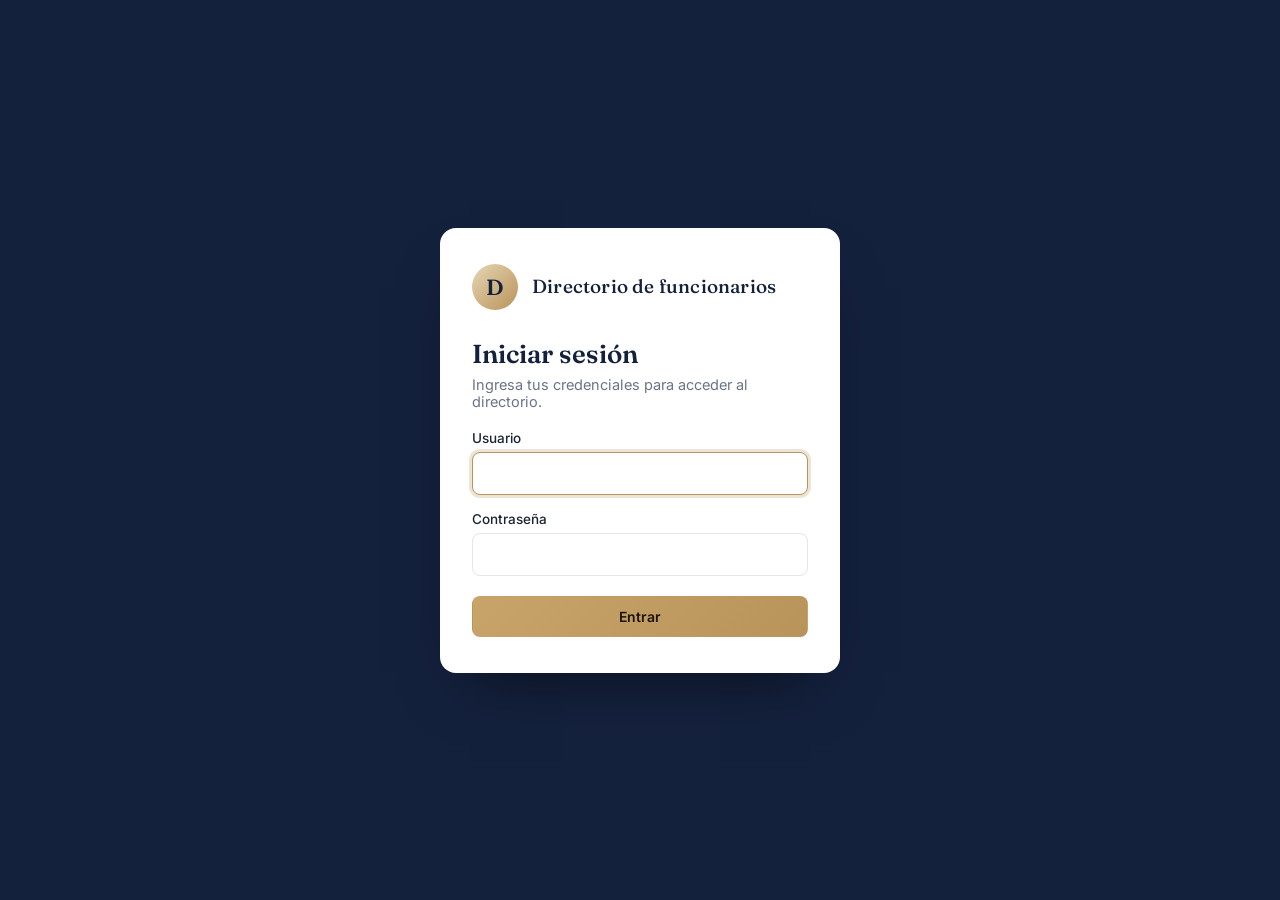
<file: src/main/resources/static/index.html>
<!DOCTYPE html>
<html lang="es">
<head>
    <meta charset="UTF-8">
    <meta name="viewport" content="width=device-width, initial-scale=1">
    <title>Directorio de funcionarios</title>
    <link rel="preconnect" href="https://fonts.googleapis.com">
    <link rel="preconnect" href="https://fonts.gstatic.com" crossorigin>
    <link href="https://fonts.googleapis.com/css2?family=Fraunces:opsz,wght@9..144,500;9..144,600&family=Inter:wght@400;500;600&display=swap" rel="stylesheet">
    <link rel="stylesheet" href="css/styles.css">
</head>
<body>
<div class="app">
    <aside class="panel">
        <div class="marca">
            <span class="sello" aria-hidden="true">D</span>
            <h1>Directorio de funcionarios</h1>
        </div>

        <h2 id="titulo-form">Nuevo funcionario</h2>
        <form id="form-funcionario" novalidate>
            <input type="hidden" id="id">
            <label>Nombre completo
                <input type="text" id="nombre" autocomplete="off" required>
            </label>
            <label>Cargo
                <input type="text" id="cargo" autocomplete="off" required>
            </label>
            <label>Departamento
                <input type="text" id="departamento" autocomplete="off" required>
            </label>
            <label>Teléfono <span class="opcional">(opcional)</span>
                <input type="text" id="telefono" autocomplete="off">
            </label>
            <div class="acciones">
                <button type="submit" class="btn primario" id="btn-guardar">Guardar funcionario</button>
                <button type="button" class="btn fantasma" id="btn-limpiar">Limpiar</button>
            </div>
        </form>

        <div class="sesion">
            <button type="button" class="btn fantasma" id="btn-salir">Cerrar sesión</button>
        </div>
    </aside>

    <main class="contenido">
        <header class="cabecera">
            <h2>Equipo registrado</h2>
            <p id="contador">Cargando…</p>
        </header>

        <form id="form-busqueda" class="busqueda">
            <div class="modos" role="group" aria-label="Tipo de búsqueda">
                <button type="button" class="modo activo" data-modo="nombre">Nombre</button>
                <button type="button" class="modo" data-modo="departamento">Departamento</button>
                <button type="button" class="modo" data-modo="id">ID</button>
            </div>
            <input type="text" id="q" placeholder="Escribe parte del nombre" autocomplete="off">
            <button type="submit" class="btn primario">Buscar</button>
            <button type="button" class="btn fantasma" id="btn-todos">Ver todos</button>
        </form>

        <div id="mensaje" class="mensaje" role="status" hidden></div>

        <div class="tabla-wrap">
            <table>
                <thead>
                <tr>
                    <th>ID</th><th>Funcionario</th><th>Cargo</th><th>Departamento</th><th>Teléfono</th><th><span class="sr">Acciones</span></th>
                </tr>
                </thead>
                <tbody id="tabla-body"></tbody>
            </table>
        </div>
    </main>
</div>

<dialog id="dlg">
    <form method="dialog">
        <h3>¿Eliminar funcionario?</h3>
        <p id="dlg-texto"></p>
        <div class="acciones">
            <button value="no" class="btn fantasma">Cancelar</button>
            <button value="si" class="btn peligro">Eliminar</button>
        </div>
    </form>
</dialog>

<script src="js/app.js"></script>
</body>
</html>
</file>
<file: src/main/resources/static/css/styles.css>
:root {
    --porcelana: #f4f5f8;
    --papel: #ffffff;
    --marino: #14213d;
    --marino-2: #1d2e52;
    --laton: #b8935a;
    --laton-claro: #e7d6b4;
    --texto: #1b2333;
    --suave: #6b7488;
    --linea: #e3e6ee;
    --ok: #1f7a4d;
    --err: #b3261e;
    --info: #2b5aa8;
    --serif: "Fraunces", Georgia, serif;
    --sans: "Inter", system-ui, -apple-system, "Segoe UI", sans-serif;
}
* { box-sizing: border-box; }
body { margin: 0; font-family: var(--sans); color: var(--texto); background: var(--porcelana); }
.sr { position: absolute; width: 1px; height: 1px; overflow: hidden; clip: rect(0 0 0 0); }

.app { display: grid; grid-template-columns: 360px 1fr; min-height: 100vh; }

/* Panel del formulario */
.panel { background: var(--marino); color: #eef1f7; padding: 36px 30px; position: sticky; top: 0; height: 100vh; overflow-y: auto; }
.marca { display: flex; align-items: center; gap: 14px; margin-bottom: 44px; }
.sello { width: 46px; height: 46px; border-radius: 50%; display: grid; place-items: center; font: 600 22px var(--serif); color: var(--marino); background: linear-gradient(135deg, var(--laton-claro), var(--laton)); flex: none; }
.marca h1 { font: 500 21px/1.2 var(--serif); margin: 0; letter-spacing: .2px; }
.panel h2 { font: 500 17px var(--sans); margin: 0 0 18px; color: var(--laton-claro); }
form#form-funcionario { display: grid; gap: 16px; }
label { display: grid; gap: 6px; font-size: 13.5px; font-weight: 500; color: #c9d0e0; }
.opcional { color: #8f9ab3; font-weight: 400; }
.panel input { padding: 11px 13px; border-radius: 8px; border: 1px solid rgba(255,255,255,.16); background: rgba(255,255,255,.06); color: #fff; font: 400 15px var(--sans); transition: border-color .15s, background .15s; }
.panel input:focus { outline: none; border-color: var(--laton); background: rgba(255,255,255,.1); box-shadow: 0 0 0 3px rgba(184,147,90,.25); }

/* Botones */
.acciones { display: flex; gap: 10px; margin-top: 8px; }
.btn { padding: 11px 18px; border-radius: 8px; border: 1px solid transparent; font: 600 14px var(--sans); cursor: pointer; transition: transform .1s, background .15s, border-color .15s; }
.btn:active { transform: translateY(1px); }
.btn:focus-visible, .modo:focus-visible, .fila-btn:focus-visible { outline: 2px solid var(--laton); outline-offset: 2px; }
.btn.primario { background: linear-gradient(135deg, #c9a46a, var(--laton)); color: #1a1405; }
.btn.primario:hover { background: linear-gradient(135deg, #d6b277, #c19a60); }
.btn.fantasma { background: transparent; border-color: rgba(120,130,155,.45); color: inherit; }
.panel .btn.fantasma { color: #dfe4f0; border-color: rgba(255,255,255,.25); }
.btn.fantasma:hover { background: rgba(120,130,155,.12); }
.btn.peligro { background: var(--err); color: #fff; }

/* Contenido */
.contenido { padding: 40px 44px; min-width: 0; }
.cabecera { margin-bottom: 26px; }
.cabecera h2 { font: 600 32px/1.15 var(--serif); margin: 0; color: var(--marino); }
.cabecera p { margin: 6px 0 0; color: var(--suave); font-size: 15px; }

.busqueda { display: flex; flex-wrap: wrap; gap: 10px; align-items: center; margin-bottom: 18px; }
.modos { display: flex; background: var(--papel); border: 1px solid var(--linea); border-radius: 10px; padding: 4px; }
.modo { border: 0; background: transparent; padding: 8px 14px; border-radius: 7px; font: 500 13.5px var(--sans); color: var(--suave); cursor: pointer; }
.modo.activo { background: var(--marino); color: #fff; }
#q { flex: 1 1 220px; min-width: 0; padding: 11px 14px; border-radius: 10px; border: 1px solid var(--linea); background: var(--papel); font: 400 15px var(--sans); color: var(--texto); }
#q:focus { outline: none; border-color: var(--laton); box-shadow: 0 0 0 3px rgba(184,147,90,.2); }
.busqueda .btn.fantasma { border-color: var(--linea); background: var(--papel); }

.mensaje { padding: 12px 16px; border-radius: 10px; margin-bottom: 16px; font-size: 14.5px; font-weight: 500; border-left: 4px solid; }
.mensaje.exito { background: #e8f5ee; color: var(--ok); border-color: var(--ok); }
.mensaje.info { background: #e9f0fb; color: var(--info); border-color: var(--info); }
.mensaje.error { background: #fbeceb; color: var(--err); border-color: var(--err); }

/* Tabla */
.tabla-wrap { background: var(--papel); border: 1px solid var(--linea); border-radius: 14px; overflow-x: auto; box-shadow: 0 10px 30px -18px rgba(20,33,61,.35); }
table { width: 100%; border-collapse: collapse; min-width: 720px; }
th { text-align: left; font: 600 13px var(--sans); color: var(--suave); padding: 14px 18px; border-bottom: 1px solid var(--linea); background: #fafbfd; }
td { padding: 14px 18px; border-bottom: 1px solid var(--linea); font-size: 14.5px; vertical-align: middle; }
tbody tr:last-child td { border-bottom: 0; }
tbody tr:hover { background: #fafbfd; }
td.id { color: var(--suave); font-variant-numeric: tabular-nums; width: 64px; }
.persona { display: flex; align-items: center; gap: 12px; font-weight: 600; color: var(--marino); }
.avatar { width: 36px; height: 36px; border-radius: 50%; background: var(--marino); color: var(--laton-claro); display: grid; place-items: center; font: 600 13px var(--sans); flex: none; }
.pildora { display: inline-block; padding: 4px 11px; border-radius: 999px; background: #f1ebdd; color: #6f5528; font-size: 13px; font-weight: 500; }
.fila-acciones { display: flex; gap: 6px; justify-content: flex-end; }
.fila-btn { border: 1px solid var(--linea); background: var(--papel); border-radius: 7px; padding: 6px 12px; font: 500 13px var(--sans); cursor: pointer; color: var(--texto); }
.fila-btn:hover { border-color: var(--marino); }
.fila-btn.borrar { color: var(--err); }
.fila-btn.borrar:hover { border-color: var(--err); background: #fbeceb; }

/* Diálogo de confirmación */
dialog { border: 0; border-radius: 16px; padding: 0; width: min(420px, 92vw); box-shadow: 0 30px 80px -20px rgba(20,33,61,.55); }
dialog::backdrop { background: rgba(14,22,40,.55); }
dialog form { padding: 28px; }
dialog h3 { font: 600 22px var(--serif); margin: 0 0 8px; color: var(--marino); }
dialog p { margin: 0 0 22px; color: var(--suave); line-height: 1.5; }
dialog .acciones { justify-content: flex-end; margin: 0; }
dialog[open] { animation: aparece .18s ease-out; }
@keyframes aparece { from { opacity: 0; transform: translateY(8px) scale(.98); } }

@media (max-width: 900px) {
    .app { grid-template-columns: 1fr; }
    .panel { position: static; height: auto; }
    .contenido { padding: 28px 18px; }
}
@media (prefers-reduced-motion: reduce) {
    dialog[open] { animation: none; }
    * { transition: none !important; }
}

/* Login */
.login-body { min-height: 100vh; display: grid; place-items: center; padding: 24px; background: var(--marino); }
.login-card { width: 100%; max-width: 400px; background: var(--papel); border-radius: 16px; padding: 36px 32px; box-shadow: 0 30px 60px -30px rgba(0,0,0,.6); }
.login-card .marca { margin-bottom: 28px; }
.login-card .marca h1 { color: var(--marino); font-size: 19px; }
.login-card h2 { font: 600 26px var(--serif); margin: 0 0 6px; color: var(--marino); }
.login-ayuda { margin: 0 0 20px; color: var(--suave); font-size: 14.5px; }
.login-card form { display: grid; gap: 16px; }
.login-card label { color: var(--texto); }
.login-card input { padding: 11px 13px; border-radius: 8px; border: 1px solid var(--linea); font: 400 15px var(--sans); color: var(--texto); background: #fff; }
.login-card input:focus { outline: none; border-color: var(--laton); box-shadow: 0 0 0 3px rgba(184,147,90,.25); }
.login-card .btn { width: 100%; margin-top: 4px; }
.login-card .btn:disabled { opacity: .6; cursor: wait; }

/* Cerrar sesión */
.sesion { margin-top: 36px; padding-top: 20px; border-top: 1px solid rgba(255,255,255,.12); }
.sesion .btn { width: 100%; }
</file>
